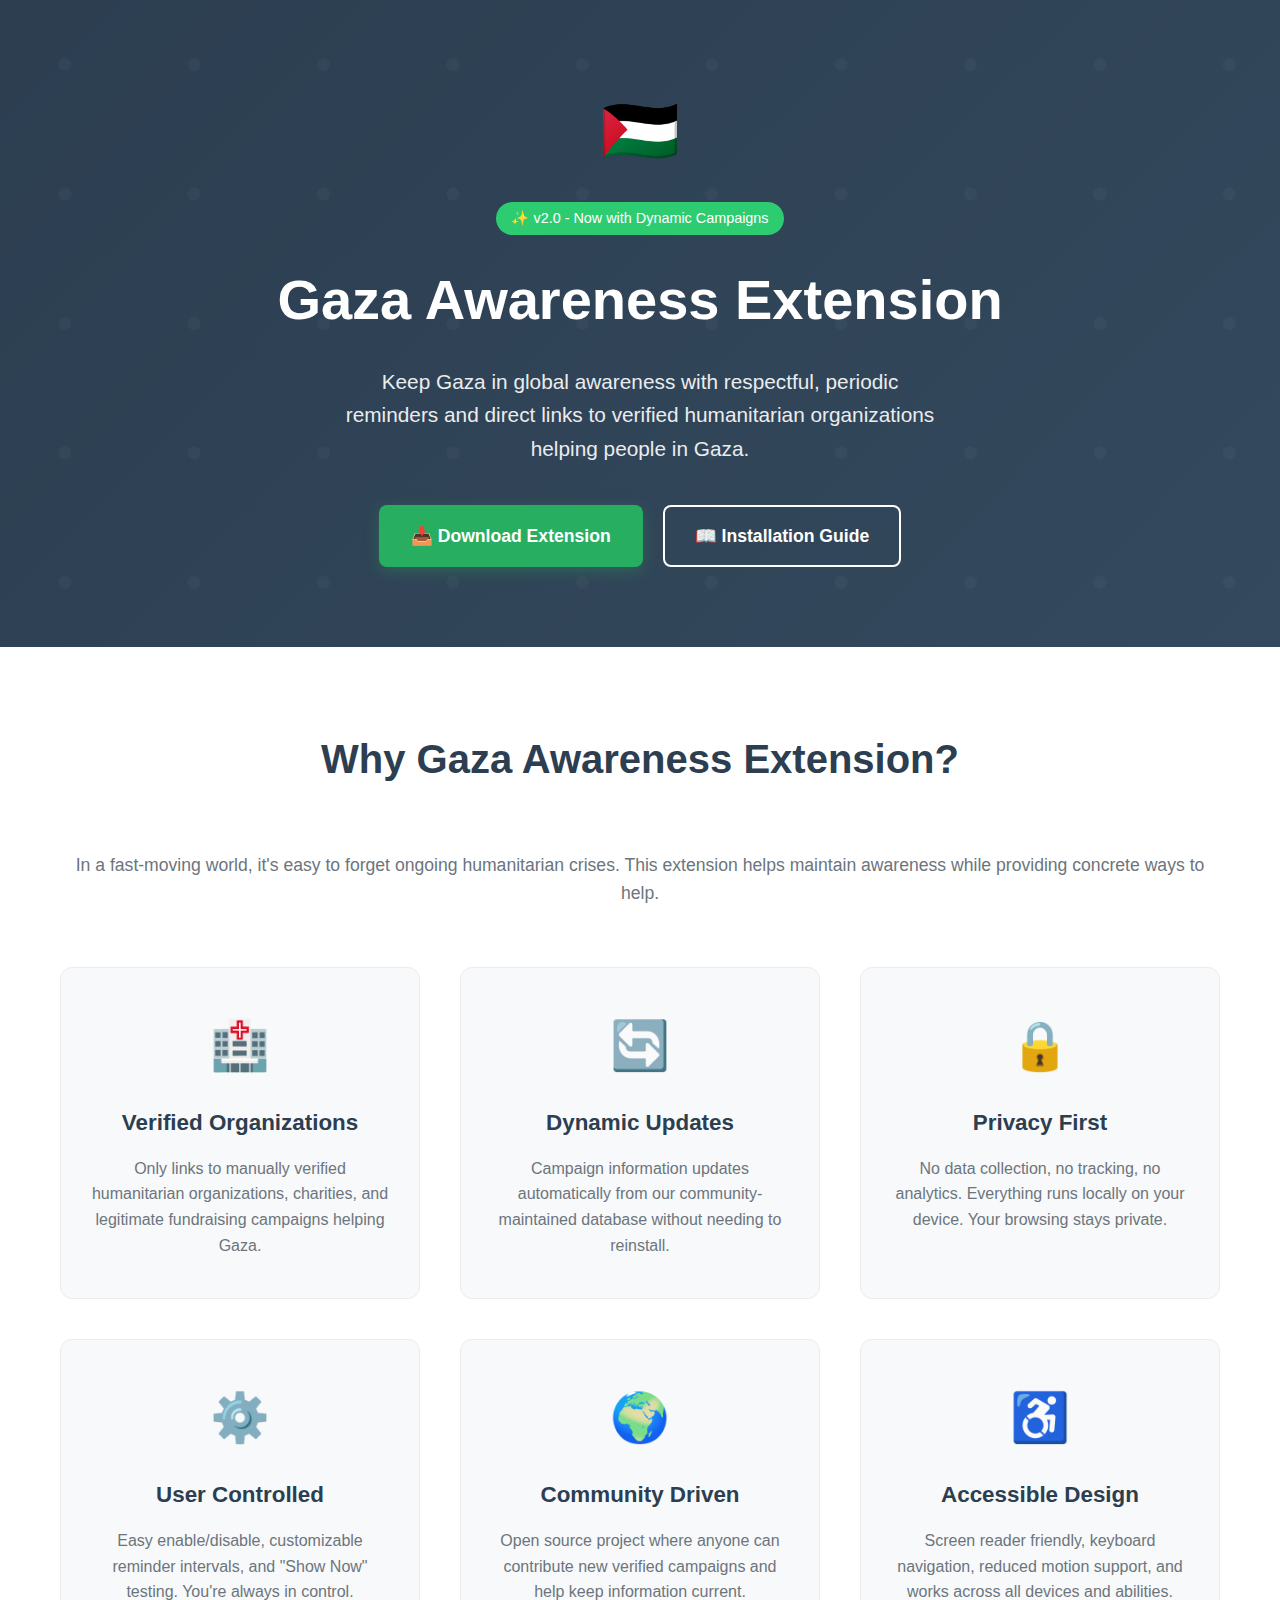
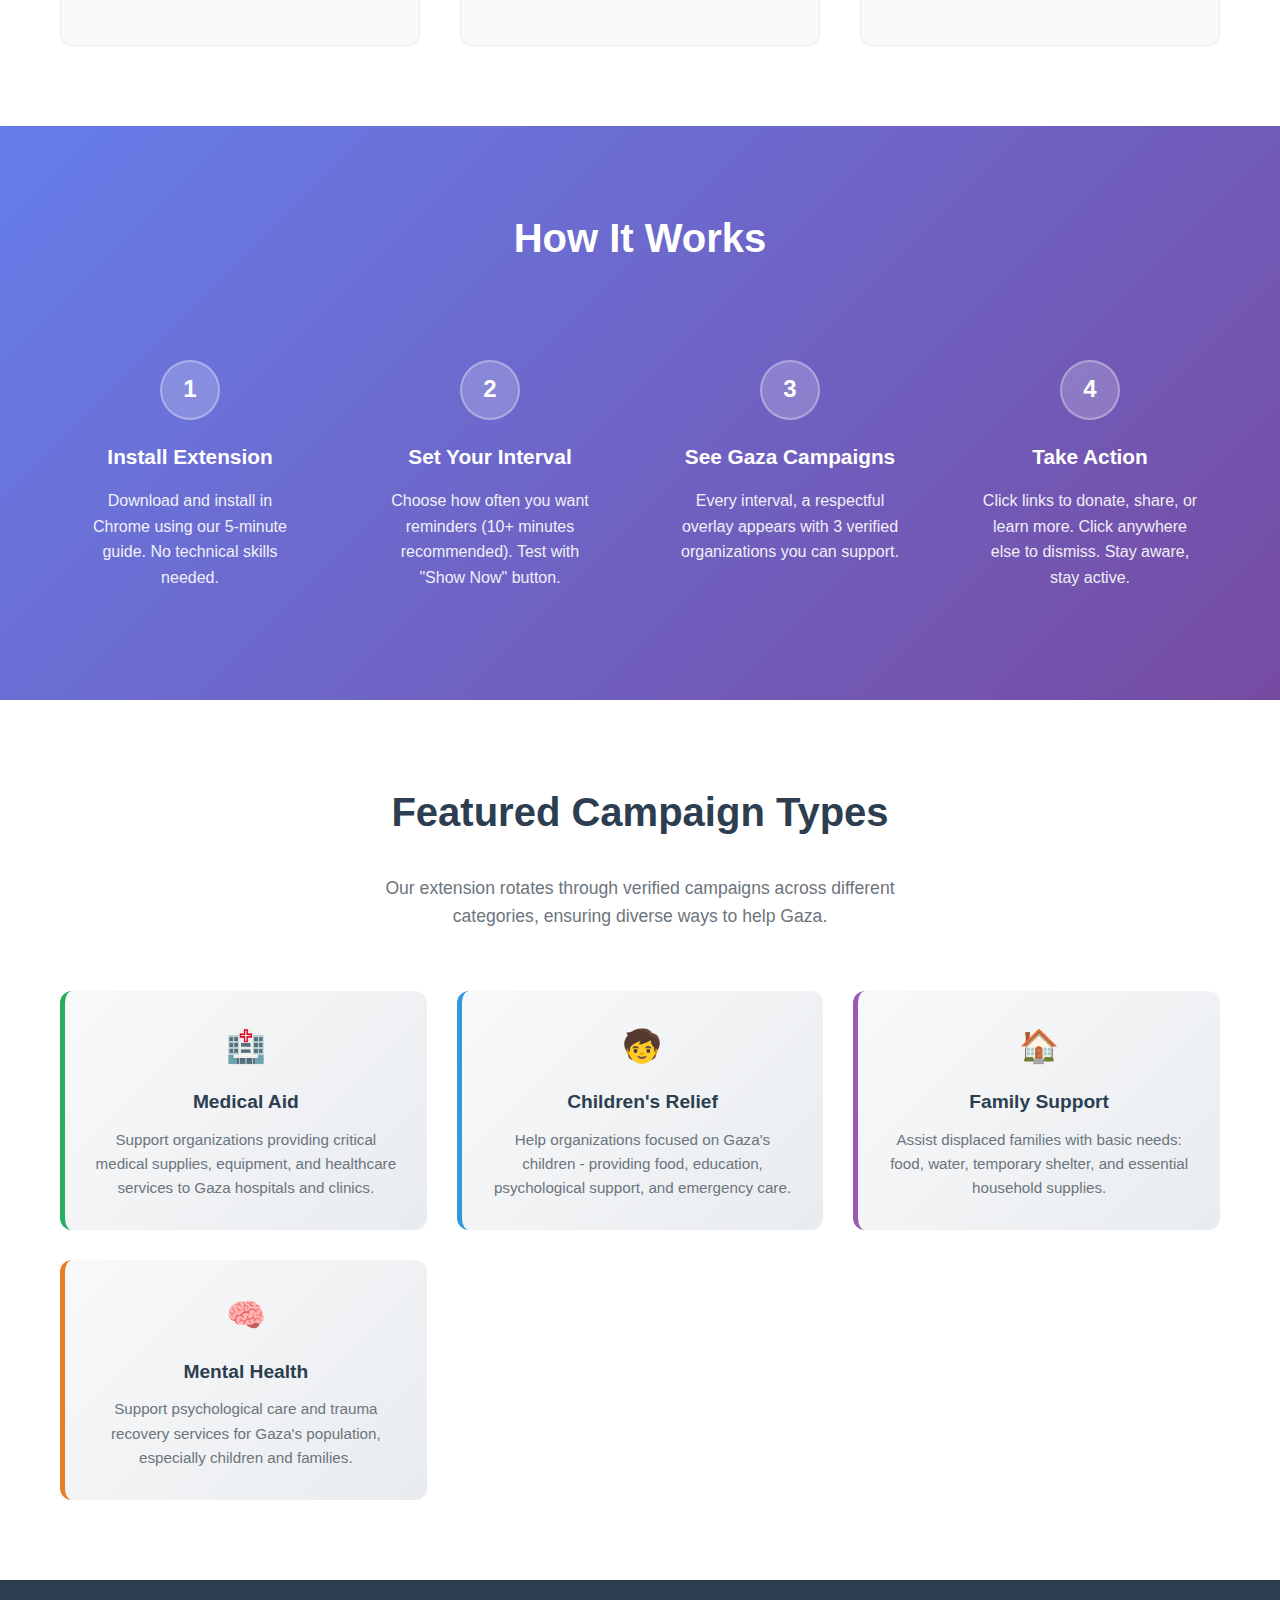
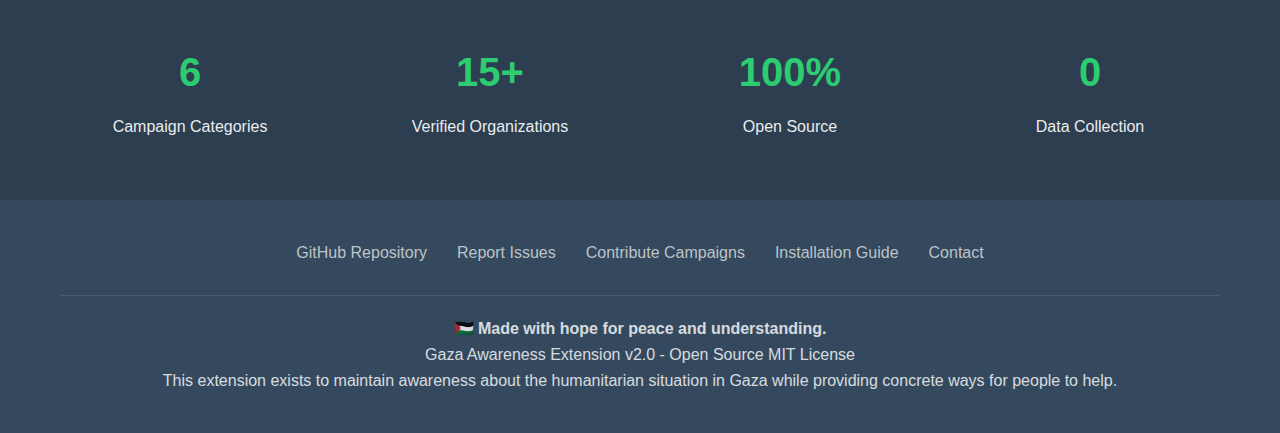
<file: index.html>
<!DOCTYPE html>
<html lang="en">
<head>
    <meta charset="UTF-8">
    <meta name="viewport" content="width=device-width, initial-scale=1.0">
    <meta name="description" content="Gaza Awareness Chrome Extension - Keep Gaza in global awareness with respectful reminders and actionable links to verified humanitarian organizations.">
    <meta name="keywords" content="Gaza, Palestine, Chrome Extension, Awareness, Humanitarian Aid, Fundraising">
    <title>Gaza Awareness Extension 🇵🇸</title>
    <style>
        * {
            margin: 0;
            padding: 0;
            box-sizing: border-box;
        }

        body {
            font-family: -apple-system, BlinkMacSystemFont, 'Segoe UI', Roboto, sans-serif;
            line-height: 1.6;
            color: #333;
            background: linear-gradient(135deg, #f5f7fa 0%, #c3cfe2 100%);
            min-height: 100vh;
        }

        .container {
            max-width: 1200px;
            margin: 0 auto;
            padding: 0 20px;
        }

        .hero {
            background: linear-gradient(135deg, #2c3e50, #34495e);
            color: white;
            padding: 80px 0;
            text-align: center;
            position: relative;
            overflow: hidden;
        }

        .hero::before {
            content: '';
            position: absolute;
            top: 0;
            left: 0;
            right: 0;
            bottom: 0;
            background: url('data:image/svg+xml,<svg xmlns="http://www.w3.org/2000/svg" viewBox="0 0 100 100"><defs><pattern id="stars" x="0" y="0" width="20" height="20" patternUnits="userSpaceOnUse"><circle cx="10" cy="10" r="1" fill="rgba(255,255,255,0.1)"/></pattern></defs><rect width="100" height="100" fill="url(%23stars)"/></svg>');
            opacity: 0.3;
        }

        .hero-content {
            position: relative;
            z-index: 1;
        }

        .hero h1 {
            font-size: 3.5rem;
            margin-bottom: 20px;
            font-weight: 700;
        }

        .hero .flag {
            font-size: 4rem;
            margin-bottom: 20px;
            display: block;
        }

        .hero p {
            font-size: 1.3rem;
            margin-bottom: 40px;
            opacity: 0.9;
            max-width: 600px;
            margin-left: auto;
            margin-right: auto;
        }

        .cta-buttons {
            display: flex;
            gap: 20px;
            justify-content: center;
            flex-wrap: wrap;
            margin-top: 40px;
        }

        .btn {
            display: inline-flex;
            align-items: center;
            padding: 15px 30px;
            border-radius: 8px;
            text-decoration: none;
            font-weight: 600;
            font-size: 1.1rem;
            transition: all 0.3s ease;
            border: 2px solid transparent;
        }

        .btn-primary {
            background: #27ae60;
            color: white;
            box-shadow: 0 4px 15px rgba(39, 174, 96, 0.3);
        }

        .btn-primary:hover {
            background: #2ecc71;
            transform: translateY(-2px);
            box-shadow: 0 6px 20px rgba(39, 174, 96, 0.4);
        }

        .btn-secondary {
            background: transparent;
            color: white;
            border-color: white;
        }

        .btn-secondary:hover {
            background: white;
            color: #2c3e50;
        }

        .features {
            padding: 80px 0;
            background: white;
        }

        .features h2 {
            text-align: center;
            font-size: 2.5rem;
            margin-bottom: 60px;
            color: #2c3e50;
        }

        .features-grid {
            display: grid;
            grid-template-columns: repeat(auto-fit, minmax(300px, 1fr));
            gap: 40px;
            margin-top: 60px;
        }

        .feature {
            background: #f8f9fa;
            padding: 40px 30px;
            border-radius: 12px;
            text-align: center;
            transition: transform 0.3s ease;
            border: 1px solid #e9ecef;
        }

        .feature:hover {
            transform: translateY(-5px);
            box-shadow: 0 10px 30px rgba(0,0,0,0.1);
        }

        .feature-icon {
            font-size: 3rem;
            margin-bottom: 20px;
            display: block;
        }

        .feature h3 {
            font-size: 1.4rem;
            margin-bottom: 15px;
            color: #2c3e50;
        }

        .feature p {
            color: #6c757d;
            line-height: 1.6;
        }

        .how-it-works {
            padding: 80px 0;
            background: linear-gradient(135deg, #667eea 0%, #764ba2 100%);
            color: white;
        }

        .how-it-works h2 {
            text-align: center;
            font-size: 2.5rem;
            margin-bottom: 60px;
        }

        .steps {
            display: grid;
            grid-template-columns: repeat(auto-fit, minmax(250px, 1fr));
            gap: 40px;
            margin-top: 60px;
        }

        .step {
            text-align: center;
            padding: 30px 20px;
        }

        .step-number {
            background: rgba(255,255,255,0.2);
            width: 60px;
            height: 60px;
            border-radius: 50%;
            display: flex;
            align-items: center;
            justify-content: center;
            font-size: 1.5rem;
            font-weight: bold;
            margin: 0 auto 20px;
            border: 2px solid rgba(255,255,255,0.3);
        }

        .step h3 {
            margin-bottom: 15px;
            font-size: 1.3rem;
        }

        .step p {
            opacity: 0.9;
            line-height: 1.6;
        }

        .campaigns {
            padding: 80px 0;
            background: white;
        }

        .campaigns h2 {
            text-align: center;
            font-size: 2.5rem;
            margin-bottom: 30px;
            color: #2c3e50;
        }

        .campaigns-subtitle {
            text-align: center;
            font-size: 1.1rem;
            color: #6c757d;
            margin-bottom: 60px;
            max-width: 600px;
            margin-left: auto;
            margin-right: auto;
        }

        .campaign-types {
            display: grid;
            grid-template-columns: repeat(auto-fit, minmax(280px, 1fr));
            gap: 30px;
        }

        .campaign-type {
            background: linear-gradient(135deg, #f8f9fa, #e9ecef);
            padding: 30px;
            border-radius: 12px;
            text-align: center;
            border-left: 5px solid;
        }

        .campaign-type.medical { border-left-color: #27ae60; }
        .campaign-type.children { border-left-color: #3498db; }
        .campaign-type.family { border-left-color: #9b59b6; }
        .campaign-type.mental { border-left-color: #e67e22; }

        .campaign-type h4 {
            margin: 15px 0 10px;
            color: #2c3e50;
            font-size: 1.2rem;
        }

        .campaign-type p {
            color: #6c757d;
            font-size: 0.95rem;
        }

        .stats {
            padding: 60px 0;
            background: #2c3e50;
            color: white;
        }

        .stats-grid {
            display: grid;
            grid-template-columns: repeat(auto-fit, minmax(200px, 1fr));
            gap: 40px;
            text-align: center;
        }

        .stat h3 {
            font-size: 2.5rem;
            margin-bottom: 10px;
            color: #2ecc71;
        }

        .stat p {
            opacity: 0.9;
        }

        .footer {
            background: #34495e;
            color: white;
            padding: 40px 0;
            text-align: center;
        }

        .footer-links {
            display: flex;
            justify-content: center;
            gap: 30px;
            margin-bottom: 30px;
            flex-wrap: wrap;
        }

        .footer-links a {
            color: #bdc3c7;
            text-decoration: none;
            transition: color 0.3s ease;
        }

        .footer-links a:hover {
            color: #2ecc71;
        }

        .footer-bottom {
            border-top: 1px solid #4a5f7a;
            padding-top: 20px;
            margin-top: 20px;
            opacity: 0.8;
        }

        @media (max-width: 768px) {
            .hero h1 {
                font-size: 2.5rem;
            }
            
            .hero p {
                font-size: 1.1rem;
            }
            
            .cta-buttons {
                flex-direction: column;
                align-items: center;
            }
            
            .btn {
                width: 100%;
                max-width: 300px;
                text-align: center;
                justify-content: center;
            }
        }

        .update-indicator {
            background: #2ecc71;
            color: white;
            padding: 5px 15px;
            border-radius: 20px;
            font-size: 0.9rem;
            display: inline-block;
            margin-bottom: 20px;
        }
    </style>
</head>
<body>
    <div class="hero">
        <div class="container">
            <div class="hero-content">
                <span class="flag">🇵🇸</span>
                <div class="update-indicator">✨ v2.0 - Now with Dynamic Campaigns</div>
                <h1>Gaza Awareness Extension</h1>
                <p>Keep Gaza in global awareness with respectful, periodic reminders and direct links to verified humanitarian organizations helping people in Gaza.</p>
                
                <div class="cta-buttons">
                    <a href="https://muliaichi.github.io/gaza-awareness-extension/releases/" class="btn btn-primary">
                        📥 Download Extension
                    </a>
                    <a href="extension/INSTALL.md" class="btn btn-secondary">
                        📖 Installation Guide
                    </a>
                </div>
            </div>
        </div>
    </div>

    <div class="features">
        <div class="container">
            <h2>Why Gaza Awareness Extension?</h2>
            <p style="text-align: center; font-size: 1.1rem; color: #6c757d; margin-bottom: 40px;">
                In a fast-moving world, it's easy to forget ongoing humanitarian crises. This extension helps maintain awareness while providing concrete ways to help.
            </p>
            
            <div class="features-grid">
                <div class="feature">
                    <span class="feature-icon">🏥</span>
                    <h3>Verified Organizations</h3>
                    <p>Only links to manually verified humanitarian organizations, charities, and legitimate fundraising campaigns helping Gaza.</p>
                </div>
                
                <div class="feature">
                    <span class="feature-icon">🔄</span>
                    <h3>Dynamic Updates</h3>
                    <p>Campaign information updates automatically from our community-maintained database without needing to reinstall.</p>
                </div>
                
                <div class="feature">
                    <span class="feature-icon">🔒</span>
                    <h3>Privacy First</h3>
                    <p>No data collection, no tracking, no analytics. Everything runs locally on your device. Your browsing stays private.</p>
                </div>
                
                <div class="feature">
                    <span class="feature-icon">⚙️</span>
                    <h3>User Controlled</h3>
                    <p>Easy enable/disable, customizable reminder intervals, and "Show Now" testing. You're always in control.</p>
                </div>
                
                <div class="feature">
                    <span class="feature-icon">🌍</span>
                    <h3>Community Driven</h3>
                    <p>Open source project where anyone can contribute new verified campaigns and help keep information current.</p>
                </div>
                
                <div class="feature">
                    <span class="feature-icon">♿</span>
                    <h3>Accessible Design</h3>
                    <p>Screen reader friendly, keyboard navigation, reduced motion support, and works across all devices and abilities.</p>
                </div>
            </div>
        </div>
    </div>

    <div class="how-it-works">
        <div class="container">
            <h2>How It Works</h2>
            
            <div class="steps">
                <div class="step">
                    <div class="step-number">1</div>
                    <h3>Install Extension</h3>
                    <p>Download and install in Chrome using our 5-minute guide. No technical skills needed.</p>
                </div>
                
                <div class="step">
                    <div class="step-number">2</div>
                    <h3>Set Your Interval</h3>
                    <p>Choose how often you want reminders (10+ minutes recommended). Test with "Show Now" button.</p>
                </div>
                
                <div class="step">
                    <div class="step-number">3</div>
                    <h3>See Gaza Campaigns</h3>
                    <p>Every interval, a respectful overlay appears with 3 verified organizations you can support.</p>
                </div>
                
                <div class="step">
                    <div class="step-number">4</div>
                    <h3>Take Action</h3>
                    <p>Click links to donate, share, or learn more. Click anywhere else to dismiss. Stay aware, stay active.</p>
                </div>
            </div>
        </div>
    </div>

    <div class="campaigns">
        <div class="container">
            <h2>Featured Campaign Types</h2>
            <p class="campaigns-subtitle">
                Our extension rotates through verified campaigns across different categories, ensuring diverse ways to help Gaza.
            </p>
            
            <div class="campaign-types">
                <div class="campaign-type medical">
                    <span style="font-size: 2rem;">🏥</span>
                    <h4>Medical Aid</h4>
                    <p>Support organizations providing critical medical supplies, equipment, and healthcare services to Gaza hospitals and clinics.</p>
                </div>
                
                <div class="campaign-type children">
                    <span style="font-size: 2rem;">🧒</span>
                    <h4>Children's Relief</h4>
                    <p>Help organizations focused on Gaza's children - providing food, education, psychological support, and emergency care.</p>
                </div>
                
                <div class="campaign-type family">
                    <span style="font-size: 2rem;">🏠</span>
                    <h4>Family Support</h4>
                    <p>Assist displaced families with basic needs: food, water, temporary shelter, and essential household supplies.</p>
                </div>
                
                <div class="campaign-type mental">
                    <span style="font-size: 2rem;">🧠</span>
                    <h4>Mental Health</h4>
                    <p>Support psychological care and trauma recovery services for Gaza's population, especially children and families.</p>
                </div>
            </div>
        </div>
    </div>

    <div class="stats">
        <div class="container">
            <div class="stats-grid">
                <div class="stat">
                    <h3>6</h3>
                    <p>Campaign Categories</p>
                </div>
                <div class="stat">
                    <h3>15+</h3>
                    <p>Verified Organizations</p>
                </div>
                <div class="stat">
                    <h3>100%</h3>
                    <p>Open Source</p>
                </div>
                <div class="stat">
                    <h3>0</h3>
                    <p>Data Collection</p>
                </div>
            </div>
        </div>
    </div>

    <div class="footer">
        <div class="container">
            <div class="footer-links">
                <a href="https://muliaichi.github.io/gaza-awareness-extension">GitHub Repository</a>
                <a href="https://muliaichi.github.io/gaza-awareness-extension/issues">Report Issues</a>
                <a href="https://muliaichi.github.io/gaza-awareness-extension/blob/main/CONTRIBUTING.md">Contribute Campaigns</a>
                <a href="extension/INSTALL.md">Installation Guide</a>
                <a href="mailto:mustaphaliaichi@gmail.com">Contact</a>
            </div>
            
            <div class="footer-bottom">
                <p><strong>🇵🇸 Made with hope for peace and understanding.</strong></p>
                <p>Gaza Awareness Extension v2.0 - Open Source MIT License</p>
                <p>This extension exists to maintain awareness about the humanitarian situation in Gaza while providing concrete ways for people to help.</p>
            </div>
        </div>
    </div>

    <script>
        // Simple analytics-free interaction tracking
        document.querySelectorAll('.btn-primary').forEach(btn => {
            btn.addEventListener('click', function() {
                console.log('Download button clicked - Gaza Awareness Extension');
            });
        });

        // Smooth scrolling for anchor links
        document.querySelectorAll('a[href^="#"]').forEach(anchor => {
            anchor.addEventListener('click', function (e) {
                e.preventDefault();
                const target = document.querySelector(this.getAttribute('href'));
                if (target) {
                    target.scrollIntoView({
                        behavior: 'smooth',
                        block: 'start'
                    });
                }
            });
        });
    </script>
</body>
</html>
</file>
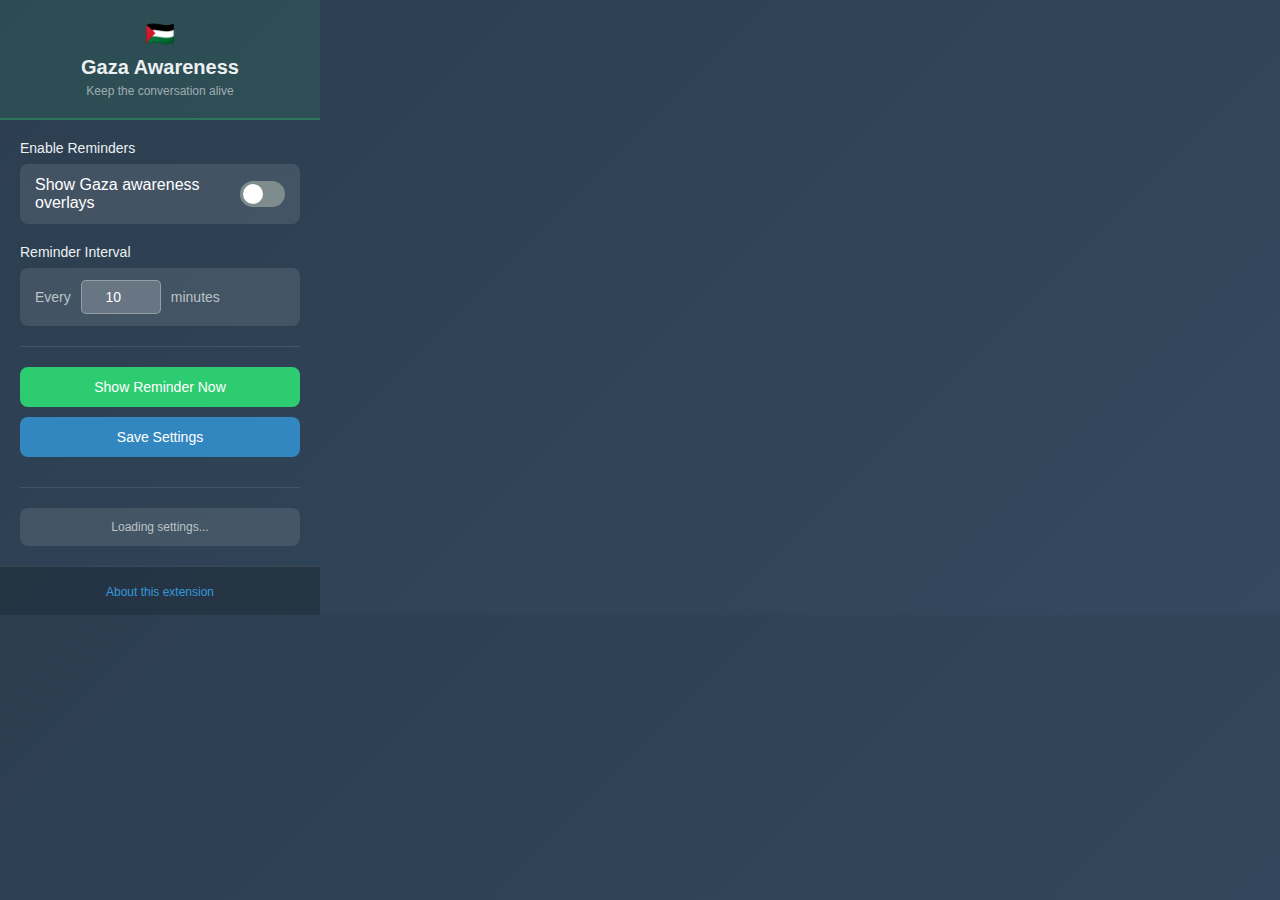
<file: extension/popup.html>
<!DOCTYPE html>
<html lang="en">
<head>
    <meta charset="UTF-8">
    <meta name="viewport" content="width=device-width, initial-scale=1.0">
    <title>Gaza Awareness Settings</title>
    <style>
        * {
            margin: 0;
            padding: 0;
            box-sizing: border-box;
        }

        body {
            width: 320px;
            min-height: 400px;
            font-family: -apple-system, BlinkMacSystemFont, 'Segoe UI', Roboto, sans-serif;
            background: linear-gradient(135deg, #2c3e50, #34495e);
            color: white;
            padding: 0;
        }

        .header {
            background: rgba(46, 204, 113, 0.1);
            padding: 20px;
            text-align: center;
            border-bottom: 2px solid rgba(46, 204, 113, 0.3);
        }

        .header h1 {
            font-size: 20px;
            margin-bottom: 5px;
            color: #ecf0f1;
        }

        .header .flag {
            font-size: 24px;
            margin-bottom: 8px;
        }

        .header .subtitle {
            font-size: 12px;
            color: #bdc3c7;
            opacity: 0.8;
        }

        .content {
            padding: 20px;
        }

        .setting-group {
            margin-bottom: 20px;
        }

        .setting-label {
            display: block;
            font-size: 14px;
            font-weight: 500;
            margin-bottom: 8px;
            color: #ecf0f1;
        }

        .toggle-container {
            display: flex;
            align-items: center;
            justify-content: space-between;
            background: rgba(255, 255, 255, 0.1);
            padding: 12px 15px;
            border-radius: 8px;
            margin-bottom: 10px;
        }

        .toggle-switch {
            position: relative;
            width: 50px;
            height: 26px;
            background: #7f8c8d;
            border-radius: 13px;
            cursor: pointer;
            transition: background 0.3s;
        }

        .toggle-switch.active {
            background: #2ecc71;
        }

        .toggle-slider {
            position: absolute;
            top: 3px;
            left: 3px;
            width: 20px;
            height: 20px;
            background: white;
            border-radius: 50%;
            transition: transform 0.3s;
        }

        .toggle-switch.active .toggle-slider {
            transform: translateX(24px);
        }

        .interval-container {
            display: flex;
            align-items: center;
            gap: 10px;
            background: rgba(255, 255, 255, 0.1);
            padding: 12px 15px;
            border-radius: 8px;
        }

        .interval-input {
            background: rgba(255, 255, 255, 0.2);
            border: 1px solid rgba(255, 255, 255, 0.3);
            border-radius: 5px;
            padding: 8px 12px;
            color: white;
            font-size: 14px;
            width: 80px;
            text-align: center;
        }

        .interval-input:focus {
            outline: none;
            border-color: #2ecc71;
            background: rgba(255, 255, 255, 0.25);
        }

        .interval-label {
            font-size: 14px;
            color: #bdc3c7;
        }

        .button {
            width: 100%;
            background: #2ecc71;
            color: white;
            border: none;
            padding: 12px 16px;
            border-radius: 8px;
            font-size: 14px;
            font-weight: 500;
            cursor: pointer;
            transition: all 0.3s;
            margin-bottom: 10px;
        }

        .button:hover {
            background: #27ae60;
            transform: translateY(-1px);
        }

        .button:active {
            transform: translateY(0);
        }

        .button.secondary {
            background: rgba(52, 152, 219, 0.8);
        }

        .button.secondary:hover {
            background: #3498db;
        }

        .status {
            background: rgba(255, 255, 255, 0.1);
            padding: 12px 15px;
            border-radius: 8px;
            font-size: 12px;
            color: #bdc3c7;
            text-align: center;
        }

        .status.disabled {
            background: rgba(231, 76, 60, 0.2);
            color: #e74c3c;
        }

        .divider {
            height: 1px;
            background: rgba(255, 255, 255, 0.1);
            margin: 20px 0;
        }

        .footer {
            padding: 15px 20px;
            background: rgba(0, 0, 0, 0.2);
            border-top: 1px solid rgba(255, 255, 255, 0.1);
            text-align: center;
        }

        .footer a {
            color: #3498db;
            text-decoration: none;
            font-size: 12px;
        }

        .footer a:hover {
            text-decoration: underline;
        }

        .hidden {
            display: none;
        }

        .loading {
            opacity: 0.6;
            pointer-events: none;
        }
    </style>
</head>
<body>
    <div class="header">
        <div class="flag">🇵🇸</div>
        <h1>Gaza Awareness</h1>
        <div class="subtitle">Keep the conversation alive</div>
    </div>

    <div class="content">
        <div class="setting-group">
            <label class="setting-label">Enable Reminders</label>
            <div class="toggle-container">
                <span>Show Gaza awareness overlays</span>
                <div class="toggle-switch" id="enableToggle">
                    <div class="toggle-slider"></div>
                </div>
            </div>
        </div>

        <div class="setting-group" id="intervalSection">
            <label class="setting-label">Reminder Interval</label>
            <div class="interval-container">
                <span class="interval-label">Every</span>
                <input type="number" class="interval-input" id="intervalInput" min="1" max="1440" step="1" value="10">
                <span class="interval-label">minutes</span>
            </div>
        </div>

        <div class="divider"></div>

        <button class="button" id="showNowBtn">Show Reminder Now</button>
        <button class="button secondary" id="saveSettingsBtn">Save Settings</button>

        <div class="divider"></div>

        <div class="status" id="statusDiv">
            Loading settings...
        </div>
    </div>

    <div class="footer">
        <a href="#" id="aboutLink">About this extension</a>
    </div>

    <script src="popup.js"></script>
</body>
</html>
</file>
